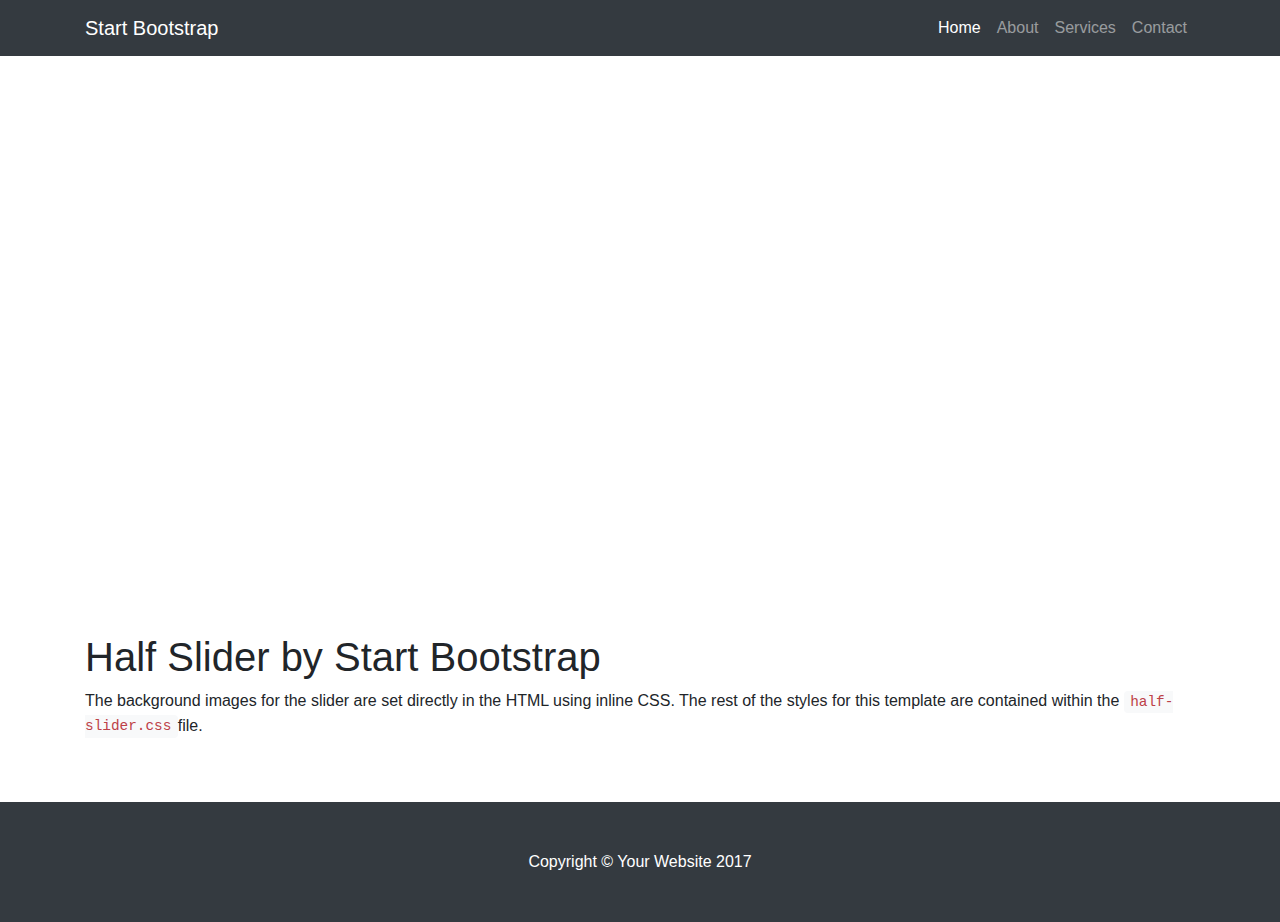
<file: startbootstrap-half-slider-master/index.html>
<!DOCTYPE html>
<html lang="en">

  <head>

    <meta charset="utf-8">
    <meta name="viewport" content="width=device-width, initial-scale=1, shrink-to-fit=no">
    <meta name="description" content="">
    <meta name="author" content="">

    <title>Half Slider - Start Bootstrap Template</title>

    <!-- Bootstrap core CSS -->
    <link href="vendor/bootstrap/css/bootstrap.min.css" rel="stylesheet">

    <!-- Custom styles for this template -->
    <link href="css/half-slider.css" rel="stylesheet">

  </head>

  <body>

    <!-- Navigation -->
    <nav class="navbar navbar-expand-lg navbar-dark bg-dark fixed-top">
      <div class="container">
        <a class="navbar-brand" href="#">Start Bootstrap</a>
        <button class="navbar-toggler" type="button" data-toggle="collapse" data-target="#navbarResponsive" aria-controls="navbarResponsive" aria-expanded="false" aria-label="Toggle navigation">
          <span class="navbar-toggler-icon"></span>
        </button>
        <div class="collapse navbar-collapse" id="navbarResponsive">
          <ul class="navbar-nav ml-auto">
            <li class="nav-item active">
              <a class="nav-link" href="#">Home
                <span class="sr-only">(current)</span>
              </a>
            </li>
            <li class="nav-item">
              <a class="nav-link" href="#">About</a>
            </li>
            <li class="nav-item">
              <a class="nav-link" href="#">Services</a>
            </li>
            <li class="nav-item">
              <a class="nav-link" href="#">Contact</a>
            </li>
          </ul>
        </div>
      </div>
    </nav>

    <header>
      <div id="carouselExampleIndicators" class="carousel slide" data-ride="carousel">
        <ol class="carousel-indicators">
          <li data-target="#carouselExampleIndicators" data-slide-to="0" class="active"></li>
          <li data-target="#carouselExampleIndicators" data-slide-to="1"></li>
          <li data-target="#carouselExampleIndicators" data-slide-to="2"></li>
        </ol>
        <div class="carousel-inner" role="listbox">
          <!-- Slide One - Set the background image for this slide in the line below -->
          <div class="carousel-item active" style="background-image: url('http://placehold.it/1900x1080')">
            <div class="carousel-caption d-none d-md-block">
              <h3>First Slide</h3>
              <p>This is a description for the first slide.</p>
            </div>
          </div>
          <!-- Slide Two - Set the background image for this slide in the line below -->
          <div class="carousel-item" style="background-image: url('http://placehold.it/1900x1080')">
            <div class="carousel-caption d-none d-md-block">
              <h3>Second Slide</h3>
              <p>This is a description for the second slide.</p>
            </div>
          </div>
          <!-- Slide Three - Set the background image for this slide in the line below -->
          <div class="carousel-item" style="background-image: url('http://placehold.it/1900x1080')">
            <div class="carousel-caption d-none d-md-block">
              <h3>Third Slide</h3>
              <p>This is a description for the third slide.</p>
            </div>
          </div>
        </div>
        <a class="carousel-control-prev" href="#carouselExampleIndicators" role="button" data-slide="prev">
          <span class="carousel-control-prev-icon" aria-hidden="true"></span>
          <span class="sr-only">Previous</span>
        </a>
        <a class="carousel-control-next" href="#carouselExampleIndicators" role="button" data-slide="next">
          <span class="carousel-control-next-icon" aria-hidden="true"></span>
          <span class="sr-only">Next</span>
        </a>
      </div>
    </header>

    <!-- Page Content -->
    <section class="py-5">
      <div class="container">
        <h1>Half Slider by Start Bootstrap</h1>
        <p>The background images for the slider are set directly in the HTML using inline CSS. The rest of the styles for this template are contained within the
          <code>half-slider.css</code>file.</p>
      </div>
    </section>

    <!-- Footer -->
    <footer class="py-5 bg-dark">
      <div class="container">
        <p class="m-0 text-center text-white">Copyright &copy; Your Website 2017</p>
      </div>
      <!-- /.container -->
    </footer>

    <!-- Bootstrap core JavaScript -->
    <script src="vendor/jquery/jquery.min.js"></script>
    <script src="vendor/bootstrap/js/bootstrap.bundle.min.js"></script>

  </body>

</html>
</file>
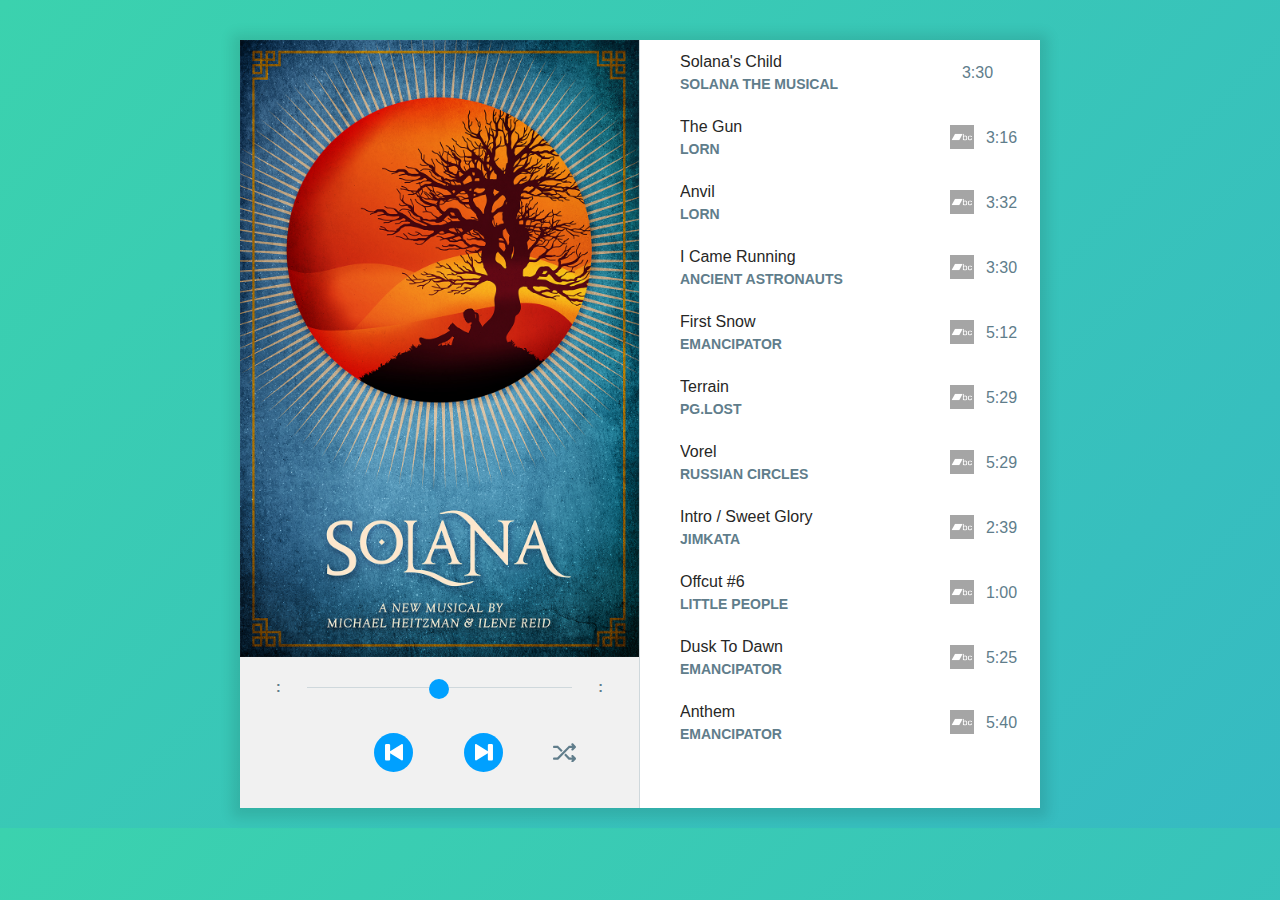
<file: Demo Page 2/amplitudejs-master/examples/blue-playlist/index.html>
<!DOCTYPE html>
<html>
	<head>
		<title>AmplitudeJS Testing</title>
		<!-- Include Resource Stylesheets -->
		<link rel="stylesheet" type="text/css" href="../resources/css/foundation.min.css"/>

		<!--
			Include Resource Javascript

			NOTE: These are for handling things outside of the scope of AmplitudeJS
		-->
		<script type="text/javascript" src="../resources/js/jquery.js"></script>
		<script type="text/javascript" src="../resources/js/foundation.min.js"></script>

		<!-- Include Amplitude JS -->
		<script type="text/javascript" src="../../dist/amplitude.js"></script>

		<!--
			Include UX functions JS

			NOTE: These are for handling things outside of the scope of AmplitudeJS
		-->
		<script type="text/javascript" src="js/functions.js"></script>

		<!-- Include Style Sheet -->
		<link rel="stylesheet" type="text/css" href="css/styles.css"/>
	</head>
	<body>
		<div class="row">
			<div class="large-8 medium-10 small-11 large-centered medium-centered small-centered columns" id="amplitude-player">
				<div class="row">
					<div class="large-6 medium-6 small-12 columns" id="amplitude-left">
						<img amplitude-song-info src = "Solana-black-FINAL-1000x1546.jpg" amplitude-main-song-info="true"/>
						<div id="player-left-bottom">
							<div id="time-container">
								<span class="current-time">
									<span class="amplitude-current-minutes" amplitude-main-current-minutes="true"></span>:<span class="amplitude-current-seconds" amplitude-main-current-seconds="true"></span>
								</span>
								<input type="range" class="amplitude-song-slider" amplitude-main-song-slider="true" step=".1"/>
								<span class="duration">
									<span class="amplitude-duration-minutes" amplitude-main-duration-minutes="true"></span>:<span class="amplitude-duration-seconds" amplitude-main-duration-seconds="true"></span>
								</span>
							</div>

							<div id="control-container">
								<div id="repeat-container">
									<div class="amplitude-repeat" id="repeat"></div>
								</div>

								<div id="central-control-container">
									<div id="central-controls">
										<div class="amplitude-prev" id="previous"></div>
										<div class="amplitude-play-pause" amplitude-main-play-pause="true" id="play-pause"></div>
										<div class="amplitude-next" id="next"></div>
									</div>
								</div>

								<div id="shuffle-container">
									<div class="amplitude-shuffle amplitude-shuffle-off" id="shuffle"></div>
								</div>
							</div>

							<div id="meta-container">
								<span amplitude-song-info="name" amplitude-main-song-info="true" class="song-name"></span>

								<div class="song-artist-album">
									<span amplitude-song-info="artist" amplitude-main-song-info="true"></span>
									<span amplitude-song-info="album" amplitude-main-song-info="true"></span>
								</div>
							</div>
						</div>
					</div>
					<div class="large-6 medium-6 small-12 columns" id="amplitude-right">
						<div class="song amplitude-song-container amplitude-play-pause" amplitude-song-index="0">
							<div class="song-now-playing-icon-container">
								<div class="play-button-container">

								</div>
								<img class="now-playing" src="img/now-playing.svg"/>
							</div>
							<div class="song-meta-data">
								<span class="song-title">Solana's Child</span>
								<span class="song-artist"> Solana the Musical</span>
							</div>
							<a href ="../../../../Demo Page/Solana Demo/01 Solana's Child.mp3"  class ="bandcamp-link" target="_blank">
							</a>
							<span class="song-duration">3:30</span>
						</div>
						<div class="song amplitude-song-container amplitude-play-pause" amplitude-song-index="1">
							<div class="song-now-playing-icon-container">
								<div class="play-button-container">

								</div>
								<img class="now-playing" src="img/now-playing.svg"/>
							</div>
							<div class="song-meta-data">
								<span class="song-title">The Gun</span>
								<span class="song-artist">Lorn</span>
							</div>
							<a href="https://lorn.bandcamp.com/" class="bandcamp-link" target="_blank">
								<img class="bandcamp-grey" src="img/bandcamp-grey.svg"/>
								<img class="bandcamp-white" src="img/bandcamp-white.svg"/>
							</a>
							<span class="song-duration">3:16</span>
						</div>
						<div class="song amplitude-song-container amplitude-play-pause" amplitude-song-index="2">
							<div class="song-now-playing-icon-container">
								<div class="play-button-container">

								</div>
								<img class="now-playing" src="img/now-playing.svg"/>
							</div>
							<div class="song-meta-data">
								<span class="song-title">Anvil</span>
								<span class="song-artist">Lorn</span>
							</div>
							<a href="https://lorn.bandcamp.com/" class="bandcamp-link" target="_blank">
								<img class="bandcamp-grey" src="img/bandcamp-grey.svg"/>
								<img class="bandcamp-white" src="img/bandcamp-white.svg"/>
							</a>
							<span class="song-duration">3:32</span>
						</div>
						<div class="song amplitude-song-container amplitude-play-pause" amplitude-song-index="3">
							<div class="song-now-playing-icon-container">
								<div class="play-button-container">

								</div>
								<img class="now-playing" src="img/now-playing.svg"/>
							</div>
							<div class="song-meta-data">
								<span class="song-title">I Came Running</span>
								<span class="song-artist">Ancient Astronauts</span>
							</div>
							<a href="https://switchstancerecordings.bandcamp.com/track/i-came-running" class="bandcamp-link" target="_blank">
								<img class="bandcamp-grey" src="img/bandcamp-grey.svg"/>
								<img class="bandcamp-white" src="img/bandcamp-white.svg"/>
							</a>
							<span class="song-duration">3:30</span>
						</div>
						<div class="song amplitude-song-container amplitude-play-pause" amplitude-song-index="4">
							<div class="song-now-playing-icon-container">
								<div class="play-button-container">

								</div>
								<img class="now-playing" src="img/now-playing.svg"/>
							</div>
							<div class="song-meta-data">
								<span class="song-title">First Snow</span>
								<span class="song-artist">Emancipator</span>
							</div>
							<a href="https://emancipator.bandcamp.com" class="bandcamp-link" target="_blank">
								<img class="bandcamp-grey" src="img/bandcamp-grey.svg"/>
								<img class="bandcamp-white" src="img/bandcamp-white.svg"/>
							</a>
							<span class="song-duration">5:12</span>
						</div>
						<div class="song amplitude-song-container amplitude-play-pause" amplitude-song-index="5">
							<div class="song-now-playing-icon-container">
								<div class="play-button-container">

								</div>
								<img class="now-playing" src="img/now-playing.svg"/>
							</div>
							<div class="song-meta-data">
								<span class="song-title">Terrain</span>
								<span class="song-artist">pg.lost</span>
							</div>
							<a href="https://pglost.bandcamp.com/track/terrain" class="bandcamp-link" target="_blank">
								<img class="bandcamp-grey" src="img/bandcamp-grey.svg"/>
								<img class="bandcamp-white" src="img/bandcamp-white.svg"/>
							</a>
							<span class="song-duration">5:29</span>
						</div>
						<div class="song amplitude-song-container amplitude-play-pause" amplitude-song-index="6">
							<div class="song-now-playing-icon-container">
								<div class="play-button-container">

								</div>
								<img class="now-playing" src="img/now-playing.svg"/>
							</div>
							<div class="song-meta-data">
								<span class="song-title">Vorel</span>
								<span class="song-artist">Russian Circles</span>
							</div>
							<a href="https://russiancircles.bandcamp.com/track/vorel" class="bandcamp-link" target="_blank">
								<img class="bandcamp-grey" src="img/bandcamp-grey.svg"/>
								<img class="bandcamp-white" src="img/bandcamp-white.svg"/>
							</a>
							<span class="song-duration">5:29</span>
						</div>
						<div class="song amplitude-song-container amplitude-play-pause" amplitude-song-index="7">
							<div class="song-now-playing-icon-container">
								<div class="play-button-container">

								</div>
								<img class="now-playing" src="img/now-playing.svg"/>
							</div>
							<div class="song-meta-data">
								<span class="song-title">Intro / Sweet Glory</span>
								<span class="song-artist">Jimkata</span>
							</div>
							<a href="http://jimkata.bandcamp.com/track/intro-sweet-glory" class="bandcamp-link" target="_blank">
								<img class="bandcamp-grey" src="img/bandcamp-grey.svg"/>
								<img class="bandcamp-white" src="img/bandcamp-white.svg"/>
							</a>
							<span class="song-duration">2:39</span>
						</div>
						<div class="song amplitude-song-container amplitude-play-pause" amplitude-song-index="8">
							<div class="song-now-playing-icon-container">
								<div class="play-button-container">

								</div>
								<img class="now-playing" src="img/now-playing.svg"/>
							</div>
							<div class="song-meta-data">
								<span class="song-title">Offcut #6</span>
								<span class="song-artist">Little People</span>
							</div>
							<a href="https://littlepeople.bandcamp.com/track/offcut-6" class="bandcamp-link" target="_blank">
								<img class="bandcamp-grey" src="img/bandcamp-grey.svg"/>
								<img class="bandcamp-white" src="img/bandcamp-white.svg"/>
							</a>
							<span class="song-duration">1:00</span>
						</div>
						<div class="song amplitude-song-container amplitude-play-pause" amplitude-song-index="9">
							<div class="song-now-playing-icon-container">
								<div class="play-button-container">

								</div>
								<img class="now-playing" src="img/now-playing.svg"/>
							</div>
							<div class="song-meta-data">
								<span class="song-title">Dusk To Dawn</span>
								<span class="song-artist">Emancipator</span>
							</div>
							<a href="https://emancipator.bandcamp.com/track/dusk-to-dawn-2" class="bandcamp-link" target="_blank">
								<img class="bandcamp-grey" src="img/bandcamp-grey.svg"/>
								<img class="bandcamp-white" src="img/bandcamp-white.svg"/>
							</a>
							<span class="song-duration">5:25</span>
						</div>
						<div class="song amplitude-song-container amplitude-play-pause" amplitude-song-index="10">
							<div class="song-now-playing-icon-container">
								<div class="play-button-container">

								</div>
								<img class="now-playing" src="img/now-playing.svg"/>
							</div>
							<div class="song-meta-data">
								<span class="song-title">Anthem</span>
								<span class="song-artist">Emancipator</span>
							</div>
							<a href="https://emancipator.bandcamp.com/track/anthem" class="bandcamp-link" target="_blank">
								<img class="bandcamp-grey" src="img/bandcamp-grey.svg"/>
								<img class="bandcamp-white" src="img/bandcamp-white.svg"/>
							</a>
							<span class="song-duration">5:40</span>
						</div>
					</div>
				</div>
			</div>
		</div>
	</body>
	<script type="text/javascript">
		Amplitude.init({
			"songs": [
				{
					"name": "Risin' High (feat Raashan Ahmad)",
					"artist": "Ancient Astronauts",
					"album": "We Are to Answer",
					"url": "../songs/Ancient Astronauts - Risin' High (feat Raashan Ahmad).mp3",
					"cover_art_url": "../album-art/we-are-to-answer.jpg"
				},
				{
					"name": "The Gun",
					"artist": "Lorn",
					"album": "Ask The Dust",
					"url": "../songs/08 The Gun.mp3",
					"cover_art_url": "../album-art/ask-the-dust.jpg"
				},
				{
					"name": "Anvil",
					"artist": "Lorn",
					"album": "Anvil",
					"url": "../songs/LORN - ANVIL.mp3",
					"cover_art_url": "../album-art/anvil.jpg"
				},
				{
					"name": "I Came Running",
					"artist": "Ancient Astronauts",
					"album": "We Are to Answer",
					"url": "../songs/ICameRunning-AncientAstronauts.mp3",
					"cover_art_url": "../album-art/we-are-to-answer.jpg"
				},
				{
					"name": "First Snow",
					"artist": "Emancipator",
					"album": "Soon It Will Be Cold Enough",
					"url": "../songs/FirstSnow-Emancipator.mp3",
					"cover_art_url": "../album-art/soon-it-will-be-cold-enough.jpg"
				},
				{
					"name": "Terrain",
					"artist": "pg.lost",
					"album": "Key",
					"url": "../songs/Terrain-pglost.mp3",
					"cover_art_url": "../album-art/key.jpg"
				},
				{
					"name": "Vorel",
					"artist": "Russian Circles",
					"album": "Guidance",
					"url": "../songs/Vorel-RussianCircles.mp3",
					"cover_art_url": "../album-art/guidance.jpg"
				},
				{
					"name": "Intro / Sweet Glory",
					"artist": "Jimkata",
					"album": "Die Digital",
					"url": "../songs/IntroSweetGlory-Jimkata.mp3",
					"cover_art_url": "../album-art/die-digital.jpg"
				},
				{
					"name": "Offcut #6",
					"artist": "Little People",
					"album": "We Are But Hunks of Wood Remixes",
					"url": "../songs/Offcut6-LittlePeople.mp3",
					"cover_art_url": "../album-art/we-are-but-hunks-of-wood.jpg"
				},
				{
					"name": "Dusk To Dawn",
					"artist": "Emancipator",
					"album": "Dusk To Dawn",
					"url": "../songs/DuskToDawn-Emancipator.mp3",
					"cover_art_url": "../album-art/from-dusk-to-dawn.jpg"
				},
				{
					"name": "Anthem",
					"artist": "Emancipator",
					"album": "Soon It Will Be Cold Enough",
					"url": "../songs/Anthem-Emancipator.mp3",
					"cover_art_url": "../album-art/soon-it-will-be-cold-enough.jpg"
				}
			]
		});

	</script>
</html>
</file>
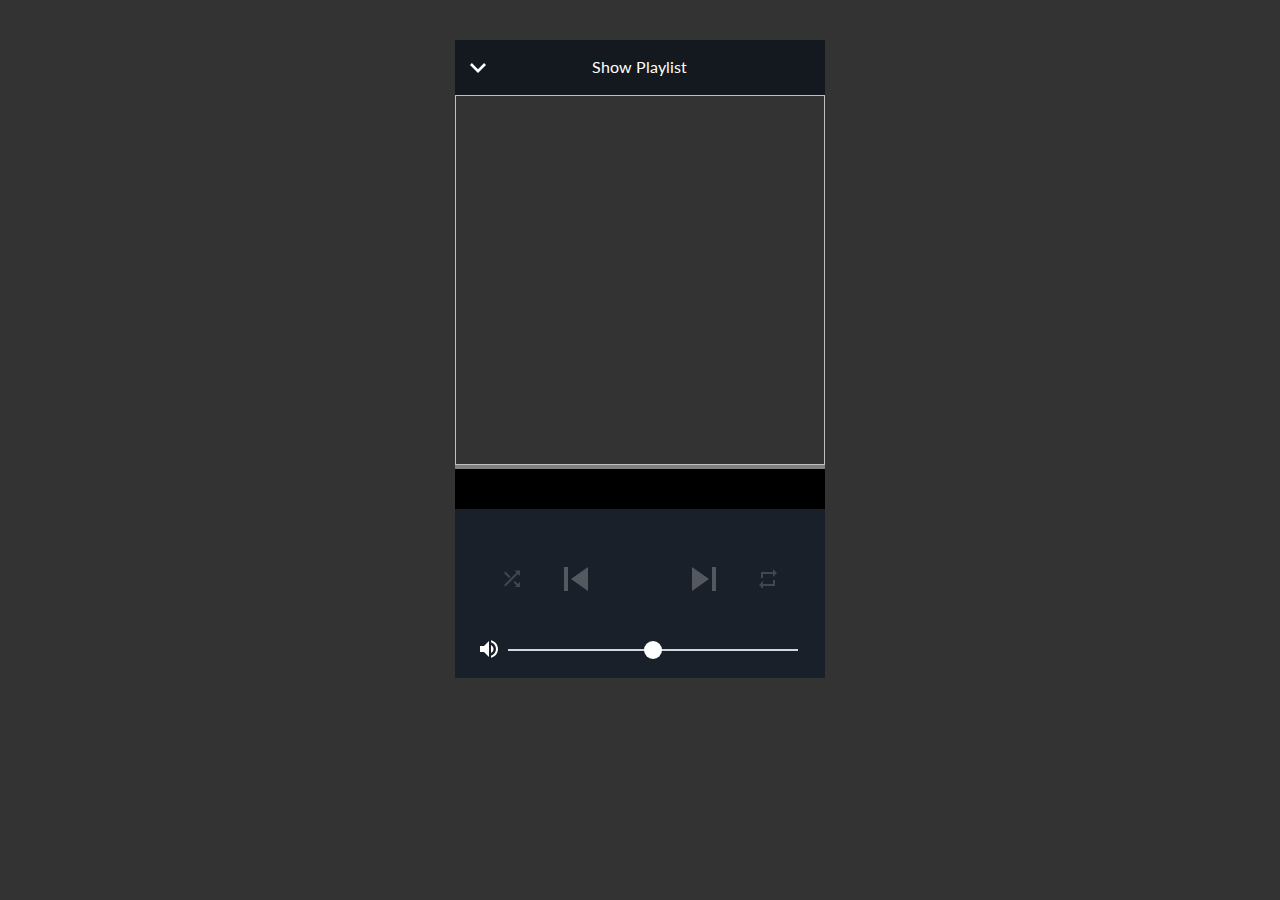
<file: Demo Page 2/amplitudejs-master/examples/flat-black/index.html>
<!DOCTYPE html>
<html>
  <head>
    <title>AmplitudeJS Testing</title>

    <!-- Include Resource Stylesheets -->
		<link rel="stylesheet" type="text/css" href="../resources/css/foundation.min.css"/>

    <!-- Include font -->
    <link href="https://fonts.googleapis.com/css?family=Lato:400,400i" rel="stylesheet">

		<!--
			Include Resource Javascript

			NOTE: These are for handling things outside of the scope of AmplitudeJS
		-->
		<script type="text/javascript" src="../resources/js/jquery.js"></script>
		<script type="text/javascript" src="../resources/js/foundation.min.js"></script>

		<!-- Include Amplitude JS -->
		<script type="text/javascript" src="../../dist/amplitude.js"></script>


		<!--
			Include UX functions JS

			NOTE: These are for handling things outside of the scope of AmplitudeJS
		-->
		<script type="text/javascript" src="js/functions.js"></script>

		<!-- Include Style Sheet -->
		<link rel="stylesheet" type="text/css" href="css/styles.css"/>
  </head>
  <body>
    <div class="row">
      <div class="large-4 medium-6 small-12 large-centered medium-centered columns">
        <div id="flat-black-player-container">
            <div id="list-screen" class="slide-in-top">

              <div id="list-screen-header" class="hide-playlist">
                <img id="up-arrow" src="img/up.svg"/>
                Hide Playlist
              </div>

              <div id="list">
                <div class="song amplitude-song-container amplitude-play-pause" amplitude-song-index="0">
                  <span class="song-number-now-playing">
                    <span class="number">1</span>
                    <img class="now-playing" src="img/now-playing.svg"/>
                  </span>

                  <div class="song-meta-container">
                    <span class="song-name">Risin' High (feat Raashan Ahmad)</span>
                    <span class="song-artist-album">Ancient Astronauts - We Are to Answer</span>
                  </div>

                  <span class="song-duration">
                    3:30
                  <span>
                </div>
                <div class="song amplitude-song-container amplitude-play-pause" amplitude-song-index="1">
                  <span class="song-number-now-playing">
                    <span class="number">2</span>
                    <img class="now-playing" src="img/now-playing.svg"/>
                  </span>

                  <div class="song-meta-container">
                    <span class="song-name">The Gun</span>
                    <span class="song-artist-album">Lorn - Ask The Dust</span>
                  </div>

                  <span class="song-duration">
                    3:16
                  <span>
                </div>
                <div class="song amplitude-song-container amplitude-play-pause" amplitude-song-index="2">
                  <span class="song-number-now-playing">
                    <span class="number">3</span>
                    <img class="now-playing" src="img/now-playing.svg"/>
                  </span>

                  <div class="song-meta-container">
                    <span class="song-name">Anvil</span>
                    <span class="song-artist-album">Lorn - Anvil</span>
                  </div>

                  <span class="song-duration">
                    3:32
                  <span>
                </div>
                <div class="song amplitude-song-container amplitude-play-pause" amplitude-song-index="3">
                  <span class="song-number-now-playing">
                    <span class="number">4</span>
                    <img class="now-playing" src="img/now-playing.svg"/>
                  </span>

                  <div class="song-meta-container">
                    <span class="song-name">I Came Running</span>
                    <span class="song-artist-album">Ancient Astronauts - We Are to Answer</span>
                  </div>

                  <span class="song-duration">
                    3:30
                  <span>
                </div>
                <div class="song amplitude-song-container amplitude-play-pause" amplitude-song-index="4">
                  <span class="song-number-now-playing">
                    <span class="number">5</span>
                    <img class="now-playing" src="img/now-playing.svg"/>
                  </span>

                  <div class="song-meta-container">
                    <span class="song-name">First Snow</span>
                    <span class="song-artist-album">Emancipator - Soon It Will Be Cold Enough</span>
                  </div>

                  <span class="song-duration">
                    5:12
                  <span>
                </div>
                <div class="song amplitude-song-container amplitude-play-pause" amplitude-song-index="5">
                  <span class="song-number-now-playing">
                    <span class="number">6</span>
                    <img class="now-playing" src="img/now-playing.svg"/>
                  </span>

                  <div class="song-meta-container">
                    <span class="song-name">Terrain</span>
                    <span class="song-artist-album">pgs.lost - Key</span>
                  </div>

                  <span class="song-duration">
                    5:29
                  <span>
                </div>
                <div class="song amplitude-song-container amplitude-play-pause" amplitude-song-index="6">
                  <span class="song-number-now-playing">
                    <span class="number">7</span>
                    <img class="now-playing" src="img/now-playing.svg"/>
                  </span>

                  <div class="song-meta-container">
                    <span class="song-name">Vorel</span>
                    <span class="song-artist-album">Russian Circles - Guidance</span>
                  </div>

                  <span class="song-duration">
                    5:29
                  <span>
                </div>
                <div class="song amplitude-song-container amplitude-play-pause" amplitude-song-index="7">
                  <span class="song-number-now-playing">
                    <span class="number">8</span>
                    <img class="now-playing" src="img/now-playing.svg"/>
                  </span>

                  <div class="song-meta-container">
                    <span class="song-name">Intro / Sweet Glory</span>
                    <span class="song-artist-album">Jimkata - Die Digital</span>
                  </div>

                  <span class="song-duration">
                    2:39
                  <span>
                </div>
                <div class="song amplitude-song-container amplitude-play-pause" amplitude-song-index="8">
                  <span class="song-number-now-playing">
                    <span class="number">9</span>
                    <img class="now-playing" src="img/now-playing.svg"/>
                  </span>

                  <div class="song-meta-container">
                    <span class="song-name">Offcut #6</span>
                    <span class="song-artist-album">Little People - We Are But Hunks of Wood Remixes</span>
                  </div>

                  <span class="song-duration">
                    1:00
                  <span>
                </div>
                <div class="song amplitude-song-container amplitude-play-pause" amplitude-song-index="9">
                  <span class="song-number-now-playing">
                    <span class="number">10</span>
                    <img class="now-playing" src="img/now-playing.svg"/>
                  </span>

                  <div class="song-meta-container">
                    <span class="song-name">Dusk To Dawn</span>
                    <span class="song-artist-album">Emancipator - Dusk To Dawn</span>
                  </div>

                  <span class="song-duration">
                    5:25
                  <span>
                </div>
                <div class="song amplitude-song-container amplitude-play-pause" amplitude-song-index="10">
                  <span class="song-number-now-playing">
                    <span class="number">11</span>
                    <img class="now-playing" src="img/now-playing.svg"/>
                  </span>

                  <div class="song-meta-container">
                    <span class="song-name">Anthem</span>
                    <span class="song-artist-album">Emancipator - Soon It Will Be Cold Enough</span>
                  </div>

                  <span class="song-duration">
                    5:40
                  <span>
                </div>
              </div>

              <div id="list-screen-footer">
                <div id="list-screen-meta-container">
                  <span amplitude-song-info="name" amplitude-main-song-info="true" class="song-name"></span>

                  <div class="song-artist-album">
                    <span amplitude-song-info="artist" amplitude-main-song-info="true"></span>
                  </div>
                </div>
                <div class="list-controls">
                  <div class="list-previous amplitude-prev"></div>
                  <div class="list-play-pause amplitude-play-pause" amplitude-main-play-pause="true"></div>
                  <div class="list-next amplitude-next"></div>
                </div>
              </div>
            </div>
            <div id="player-screen">
              <div class="player-header down-header">
                <img id="down" src="img/down.svg"/>
                Show Playlist
              </div>
              <div id="player-top">
                <img amplitude-song-info="cover_art_url" amplitude-main-song-info="true"/>
              </div>
              <div id="player-progress-bar-container">
                <progress id="song-played-progress" class="amplitude-song-played-progress" amplitude-main-song-played-progress="true"></progress>
                <progress id="song-buffered-progress" class="amplitude-buffered-progress" value="0"></progress>
              </div>
              <div id="player-middle">
                <div id="time-container">
                  <span class="amplitude-current-time time-container" amplitude-main-current-time="true"></span>
                  <span class="amplitude-duration-time time-container" amplitude-main-duration-time="true"></span>
                </div>
                <div id="meta-container">
                  <span amplitude-song-info="name" amplitude-main-song-info="true" class="song-name"></span>

                  <div class="song-artist-album">
                    <span amplitude-song-info="artist" amplitude-main-song-info="true"></span>
                  </div>
                </div>
              </div>
              <div id="player-bottom">
                <div id="control-container">

                  <div id="shuffle-container">
                    <div class="amplitude-shuffle amplitude-shuffle-off" id="shuffle"></div>
                  </div>

                  <div id="prev-container">
                    <div class="amplitude-prev" id="previous"></div>
                  </div>

                  <div id="play-pause-container">
                    <div class="amplitude-play-pause" amplitude-main-play-pause="true" id="play-pause"></div>
                  </div>

                  <div id="next-container">
                    <div class="amplitude-next" id="next"></div>
                  </div>

                  <div id="repeat-container">
                    <div class="amplitude-repeat" id="repeat"></div>
                  </div>

                </div>

                <div id="volume-container">
                  <img src="img/volume.svg"/><input type="range" class="amplitude-volume-slider" step=".1"/>
                </div>
              </div>
            </div>
          </div>
        </div>
      </div>
    </div>
  </body>
  <script type="text/javascript">
		Amplitude.init({
      "bindings": {
        37: 'prev',
        39: 'next',
        32: 'play_pause'
      },
			"songs": [
				{
					"name": "Risin' High (feat Raashan Ahmad)",
					"artist": "Ancient Astronauts",
					"album": "We Are to Answer",
					"url": "../songs/Ancient Astronauts - Risin' High (feat Raashan Ahmad).mp3",
					"cover_art_url": "../album-art/we-are-to-answer.jpg"
				},
				{
					"name": "The Gun",
					"artist": "Lorn",
					"album": "Ask The Dust",
					"url": "../songs/08 The Gun.mp3",
					"cover_art_url": "../album-art/ask-the-dust.jpg"
				},
				{
					"name": "Anvil",
					"artist": "Lorn",
					"album": "Anvil",
					"url": "../songs/LORN - ANVIL.mp3",
					"cover_art_url": "../album-art/anvil.jpg"
				},
				{
					"name": "I Came Running",
					"artist": "Ancient Astronauts",
					"album": "We Are to Answer",
					"url": "../songs/ICameRunning-AncientAstronauts.mp3",
					"cover_art_url": "../album-art/we-are-to-answer.jpg"
				},
				{
					"name": "First Snow",
					"artist": "Emancipator",
					"album": "Soon It Will Be Cold Enough",
					"url": "../songs/FirstSnow-Emancipator.mp3",
					"cover_art_url": "../album-art/soon-it-will-be-cold-enough.jpg"
				},
				{
					"name": "Terrain",
					"artist": "pg.lost",
					"album": "Key",
					"url": "../songs/Terrain-pglost.mp3",
					"cover_art_url": "../album-art/key.jpg"
				},
				{
					"name": "Vorel",
					"artist": "Russian Circles",
					"album": "Guidance",
					"url": "../songs/Vorel-RussianCircles.mp3",
					"cover_art_url": "../album-art/guidance.jpg"
				},
				{
					"name": "Intro / Sweet Glory",
					"artist": "Jimkata",
					"album": "Die Digital",
					"url": "../songs/IntroSweetGlory-Jimkata.mp3",
					"cover_art_url": "../album-art/die-digital.jpg"
				},
				{
					"name": "Offcut #6",
					"artist": "Little People",
					"album": "We Are But Hunks of Wood Remixes",
					"url": "../songs/Offcut6-LittlePeople.mp3",
					"cover_art_url": "../album-art/we-are-but-hunks-of-wood.jpg"
				},
				{
					"name": "Dusk To Dawn",
					"artist": "Emancipator",
					"album": "Dusk To Dawn",
					"url": "../songs/DuskToDawn-Emancipator.mp3",
					"cover_art_url": "../album-art/from-dusk-to-dawn.jpg"
				},
				{
					"name": "Anthem",
					"artist": "Emancipator",
					"album": "Soon It Will Be Cold Enough",
					"url": "../songs/Anthem-Emancipator.mp3",
					"cover_art_url": "../album-art/soon-it-will-be-cold-enough.jpg"
				}
			]
		});

	</script>
</html>
</file>
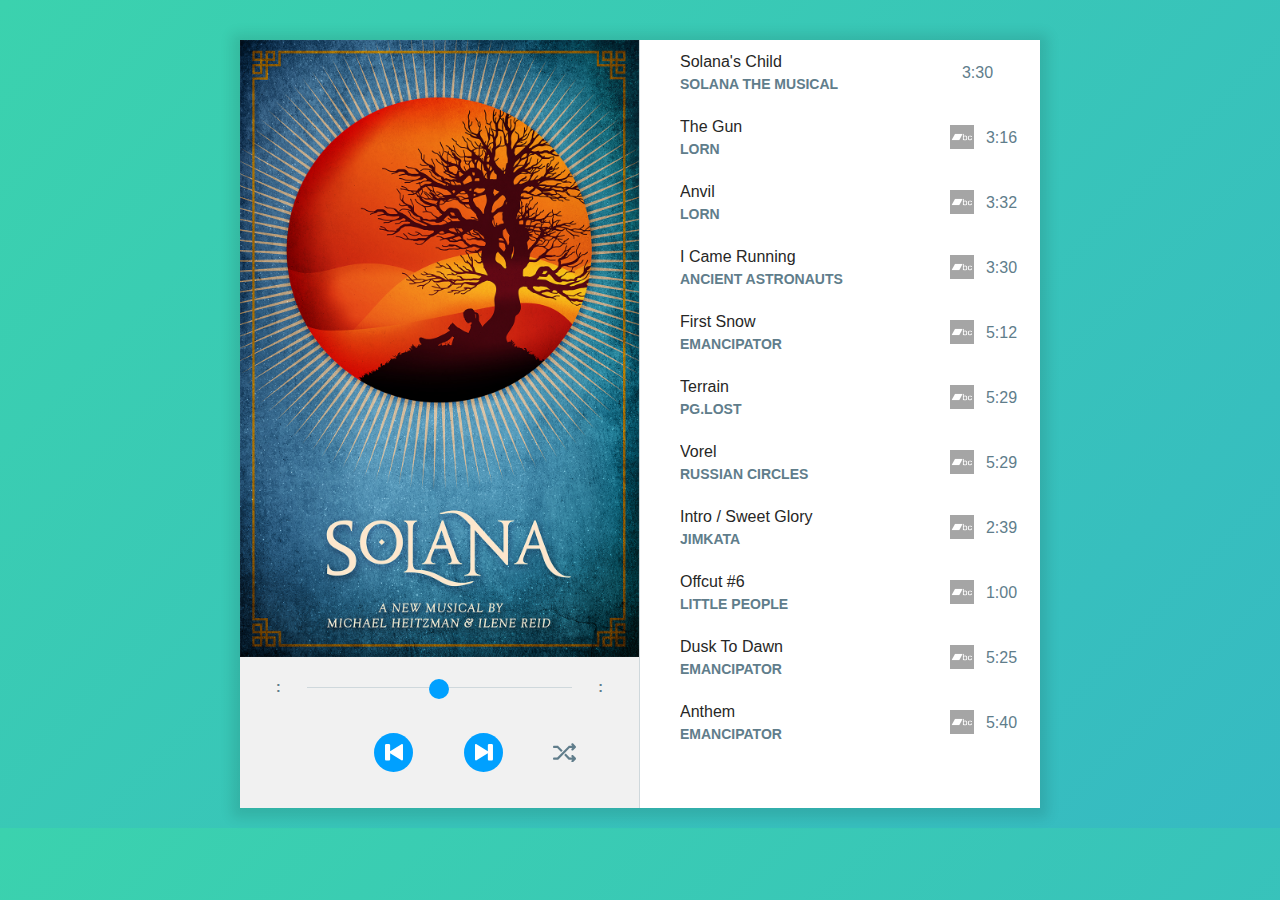
<file: iplayerndex.html>
<!DOCTYPE html>
<html>
	<head>
		<title>AmplitudeJS Testing</title>
		<!-- Include Resource Stylesheets -->
		<link rel="stylesheet" type="text/css" href="Demo Page 2/amplitudejs-master/examples/resources/css/foundation.min.css"/>

		<!--
			Include Resource Javascript

			NOTE: These are for handling things outside of the scope of AmplitudeJS
		-->
		<script type="text/javascript" src="Demo Page 2/amplitudejs-master/examples/resources/js/jquery.js"></script>
		<script type="text/javascript" src="Demo Page 2/amplitudejs-master/examples/resources/js/foundation.min.js"></script>

		<!-- Include Amplitude JS -->
		<script type="text/javascript" src="Demo Page 2/amplitudejs-master/dist/amplitude.js"></script>

		<!--
			Include UX functions JS

			NOTE: These are for handling things outside of the scope of AmplitudeJS
		-->
		<script type="text/javascript" src="Demo Page 2/amplitudejs-master/examples/blue-playlist/js/functions.js"></script>

		<!-- Include Style Sheet -->
		<link rel="stylesheet" type="text/css" href="Demo Page 2/amplitudejs-master/examples/blue-playlist/css/styles.css"/>
	</head>
	<body>
		<div class="row">
			<div class="large-8 medium-10 small-11 large-centered medium-centered small-centered columns" id="amplitude-player">
				<div class="row">
					<div class="large-6 medium-6 small-12 columns" id="amplitude-left">
						<img amplitude-song-info src = "Demo Page 2/amplitudejs-master/examples/blue-playlist/Solana-black-FINAL-1000x1546.jpg" amplitude-main-song-info="true"/>
						<div id="player-left-bottom">
							<div id="time-container">
								<span class="current-time">
									<span class="amplitude-current-minutes" amplitude-main-current-minutes="true"></span>:<span class="amplitude-current-seconds" amplitude-main-current-seconds="true"></span>
								</span>
								<input type="range" class="amplitude-song-slider" amplitude-main-song-slider="true" step=".1"/>
								<span class="duration">
									<span class="amplitude-duration-minutes" amplitude-main-duration-minutes="true"></span>:<span class="amplitude-duration-seconds" amplitude-main-duration-seconds="true"></span>
								</span>
							</div>

							<div id="control-container">
								<div id="repeat-container">
									<div class="amplitude-repeat" id="repeat"></div>
								</div>

								<div id="central-control-container">
									<div id="central-controls">
										<div class="amplitude-prev" id="previous"></div>
										<div class="amplitude-play-pause" amplitude-main-play-pause="true" id="play-pause"></div>
										<div class="amplitude-next" id="next"></div>
									</div>
								</div>

								<div id="shuffle-container">
									<div class="amplitude-shuffle amplitude-shuffle-off" id="shuffle"></div>
								</div>
							</div>

							<div id="meta-container">
								<span amplitude-song-info="name" amplitude-main-song-info="true" class="song-name"></span>

								<div class="song-artist-album">
									<span amplitude-song-info="artist" amplitude-main-song-info="true"></span>
									<span amplitude-song-info="album" amplitude-main-song-info="true"></span>
								</div>
							</div>
						</div>
					</div>
					<div class="large-6 medium-6 small-12 columns" id="amplitude-right">
						<div class="song amplitude-song-container amplitude-play-pause" amplitude-song-index="0">
							<div class="song-now-playing-icon-container">
								<div class="play-button-container">

								</div>
								<img class="now-playing" src="Demo Page 2/amplitudejs-master/examples/blue-playlist/img/now-playing.svg"/>
							</div>
							<div class="song-meta-data">
								<span class="song-title">Solana's Child</span>
								<span class="song-artist"> Solana the Musical</span>
							</div>
							<a href ="Demo Page/Solana Demo/01 Solana's Child.mp3"  class ="bandcamp-link" target="_blank">
							</a>
							<span class="song-duration">3:30</span>
						</div>
						<div class="song amplitude-song-container amplitude-play-pause" amplitude-song-index="1">
							<div class="song-now-playing-icon-container">
								<div class="play-button-container">

								</div>
								<img class="now-playing" src="Demo Page 2/amplitudejs-master/examples/blue-playlist/img/now-playing.svg"/>
							</div>
							<div class="song-meta-data">
								<span class="song-title">The Gun</span>
								<span class="song-artist">Lorn</span>
							</div>
							<a href="https://lorn.bandcamp.com/" class="bandcamp-link" target="_blank">
								<img class="bandcamp-grey" src="Demo Page 2/amplitudejs-master/examples/blue-playlist/img/bandcamp-grey.svg"/>
								<img class="bandcamp-white" src="Demo Page 2/amplitudejs-master/examples/blue-playlist/img/bandcamp-white.svg"/>
							</a>
							<span class="song-duration">3:16</span>
						</div>
						<div class="song amplitude-song-container amplitude-play-pause" amplitude-song-index="2">
							<div class="song-now-playing-icon-container">
								<div class="play-button-container">

								</div>
								<img class="now-playing" src="Demo Page 2/amplitudejs-master/examples/blue-playlist/img/now-playing.svg"/>
							</div>
							<div class="song-meta-data">
								<span class="song-title">Anvil</span>
								<span class="song-artist">Lorn</span>
							</div>
							<a href="https://lorn.bandcamp.com/" class="bandcamp-link" target="_blank">
								<img class="bandcamp-grey" src="Demo Page 2/amplitudejs-master/examples/blue-playlist/img/bandcamp-grey.svg"/>
								<img class="bandcamp-white" src="Demo Page 2/amplitudejs-master/examples/blue-playlist/img/bandcamp-white.svg"/>
							</a>
							<span class="song-duration">3:32</span>
						</div>
						<div class="song amplitude-song-container amplitude-play-pause" amplitude-song-index="3">
							<div class="song-now-playing-icon-container">
								<div class="play-button-container">

								</div>
								<img class="now-playing" src="Demo Page 2/amplitudejs-master/examples/blue-playlist/img/now-playing.svg"/>
							</div>
							<div class="song-meta-data">
								<span class="song-title">I Came Running</span>
								<span class="song-artist">Ancient Astronauts</span>
							</div>
							<a href="https://switchstancerecordings.bandcamp.com/track/i-came-running" class="bandcamp-link" target="_blank">
								<img class="bandcamp-grey" src="Demo Page 2/amplitudejs-master/examples/blue-playlist/img/bandcamp-grey.svg"/>
								<img class="bandcamp-white" src="Demo Page 2/amplitudejs-master/examples/blue-playlist/img/bandcamp-white.svg"/>
							</a>
							<span class="song-duration">3:30</span>
						</div>
						<div class="song amplitude-song-container amplitude-play-pause" amplitude-song-index="4">
							<div class="song-now-playing-icon-container">
								<div class="play-button-container">

								</div>
								<img class="now-playing" src="Demo Page 2/amplitudejs-master/examples/blue-playlist/img/now-playing.svg"/>
							</div>
							<div class="song-meta-data">
								<span class="song-title">First Snow</span>
								<span class="song-artist">Emancipator</span>
							</div>
							<a href="https://emancipator.bandcamp.com" class="bandcamp-link" target="_blank">
								<img class="bandcamp-grey" src="Demo Page 2/amplitudejs-master/examples/blue-playlist/img/bandcamp-grey.svg"/>
								<img class="bandcamp-white" src="Demo Page 2/amplitudejs-master/examples/blue-playlist/img/bandcamp-white.svg"/>
							</a>
							<span class="song-duration">5:12</span>
						</div>
						<div class="song amplitude-song-container amplitude-play-pause" amplitude-song-index="5">
							<div class="song-now-playing-icon-container">
								<div class="play-button-container">

								</div>
								<img class="now-playing" src="Demo Page 2/amplitudejs-master/examples/blue-playlist/img/now-playing.svg"/>
							</div>
							<div class="song-meta-data">
								<span class="song-title">Terrain</span>
								<span class="song-artist">pg.lost</span>
							</div>
							<a href="https://pglost.bandcamp.com/track/terrain" class="bandcamp-link" target="_blank">
								<img class="bandcamp-grey" src="Demo Page 2/amplitudejs-master/examples/blue-playlist/img/bandcamp-grey.svg"/>
								<img class="bandcamp-white" src="Demo Page 2/amplitudejs-master/examples/blue-playlist/img/bandcamp-white.svg"/>
							</a>
							<span class="song-duration">5:29</span>
						</div>
						<div class="song amplitude-song-container amplitude-play-pause" amplitude-song-index="6">
							<div class="song-now-playing-icon-container">
								<div class="play-button-container">

								</div>
								<img class="now-playing" src="Demo Page 2/amplitudejs-master/examples/blue-playlist/img/now-playing.svg"/>
							</div>
							<div class="song-meta-data">
								<span class="song-title">Vorel</span>
								<span class="song-artist">Russian Circles</span>
							</div>
							<a href="https://russiancircles.bandcamp.com/track/vorel" class="bandcamp-link" target="_blank">
								<img class="bandcamp-grey" src="Demo Page 2/amplitudejs-master/examples/blue-playlist/img/bandcamp-grey.svg"/>
								<img class="bandcamp-white" src="Demo Page 2/amplitudejs-master/examples/blue-playlist/img/bandcamp-white.svg"/>
							</a>
							<span class="song-duration">5:29</span>
						</div>
						<div class="song amplitude-song-container amplitude-play-pause" amplitude-song-index="7">
							<div class="song-now-playing-icon-container">
								<div class="play-button-container">

								</div>
								<img class="now-playing" src="Demo Page 2/amplitudejs-master/examples/blue-playlist/img/now-playing.svg"/>
							</div>
							<div class="song-meta-data">
								<span class="song-title">Intro / Sweet Glory</span>
								<span class="song-artist">Jimkata</span>
							</div>
							<a href="http://jimkata.bandcamp.com/track/intro-sweet-glory" class="bandcamp-link" target="_blank">
								<img class="bandcamp-grey" src="Demo Page 2/amplitudejs-master/examples/blue-playlist/img/bandcamp-grey.svg"/>
								<img class="bandcamp-white" src="Demo Page 2/amplitudejs-master/examples/blue-playlist/img/bandcamp-white.svg"/>
							</a>
							<span class="song-duration">2:39</span>
						</div>
						<div class="song amplitude-song-container amplitude-play-pause" amplitude-song-index="8">
							<div class="song-now-playing-icon-container">
								<div class="play-button-container">

								</div>
								<img class="now-playing" src="Demo Page 2/amplitudejs-master/examples/blue-playlist/img/now-playing.svg"/>
							</div>
							<div class="song-meta-data">
								<span class="song-title">Offcut #6</span>
								<span class="song-artist">Little People</span>
							</div>
							<a href="https://littlepeople.bandcamp.com/track/offcut-6" class="bandcamp-link" target="_blank">
								<img class="bandcamp-grey" src="Demo Page 2/amplitudejs-master/examples/blue-playlist/img/bandcamp-grey.svg"/>
								<img class="bandcamp-white" src="Demo Page 2/amplitudejs-master/examples/blue-playlist/img/bandcamp-white.svg"/>
							</a>
							<span class="song-duration">1:00</span>
						</div>
						<div class="song amplitude-song-container amplitude-play-pause" amplitude-song-index="9">
							<div class="song-now-playing-icon-container">
								<div class="play-button-container">

								</div>
								<img class="now-playing" src="Demo Page 2/amplitudejs-master/examples/blue-playlist/img/now-playing.svg"/>
							</div>
							<div class="song-meta-data">
								<span class="song-title">Dusk To Dawn</span>
								<span class="song-artist">Emancipator</span>
							</div>
							<a href="https://emancipator.bandcamp.com/track/dusk-to-dawn-2" class="bandcamp-link" target="_blank">
								<img class="bandcamp-grey" src="Demo Page 2/amplitudejs-master/examples/blue-playlist/img/bandcamp-grey.svg"/>
								<img class="bandcamp-white" src="Demo Page 2/amplitudejs-master/examples/blue-playlist/img/bandcamp-white.svg"/>
							</a>
							<span class="song-duration">5:25</span>
						</div>
						<div class="song amplitude-song-container amplitude-play-pause" amplitude-song-index="10">
							<div class="song-now-playing-icon-container">
								<div class="play-button-container">

								</div>
								<img class="now-playing" src="Demo Page 2/amplitudejs-master/examples/blue-playlist/img/now-playing.svg"/>
							</div>
							<div class="song-meta-data">
								<span class="song-title">Anthem</span>
								<span class="song-artist">Emancipator</span>
							</div>
							<a href="https://emancipator.bandcamp.com/track/anthem" class="bandcamp-link" target="_blank">
								<img class="bandcamp-grey" src="Demo Page 2/amplitudejs-master/examples/blue-playlist/img/bandcamp-grey.svg"/>
								<img class="bandcamp-white" src="Demo Page 2/amplitudejs-master/examples/blue-playlist/img/bandcamp-white.svg"/>
							</a>
							<span class="song-duration">5:40</span>
						</div>
					</div>
				</div>
			</div>
		</div>
	</body>
	<script type="text/javascript">
		Amplitude.init({
			"songs": [
				{
					"name": "Risin' High (feat Raashan Ahmad)",
					"artist": "Ancient Astronauts",
					"album": "We Are to Answer",
					"url": "../songs/Ancient Astronauts - Risin' High (feat Raashan Ahmad).mp3",
					"cover_art_url": "../album-art/we-are-to-answer.jpg"
				},
				{
					"name": "The Gun",
					"artist": "Lorn",
					"album": "Ask The Dust",
					"url": "../songs/08 The Gun.mp3",
					"cover_art_url": "../album-art/ask-the-dust.jpg"
				},
				{
					"name": "Anvil",
					"artist": "Lorn",
					"album": "Anvil",
					"url": "../songs/LORN - ANVIL.mp3",
					"cover_art_url": "../album-art/anvil.jpg"
				},
				{
					"name": "I Came Running",
					"artist": "Ancient Astronauts",
					"album": "We Are to Answer",
					"url": "../DemoPage/Solana Demo/01 Solana's Child.mp3",
					"cover_art_url": "../album-art/we-are-to-answer.jpg"
				},
				{
					"name": "First Snow",
					"artist": "Emancipator",
					"album": "Soon It Will Be Cold Enough",
					"url": "../songs/FirstSnow-Emancipator.mp3",
					"cover_art_url": "../album-art/soon-it-will-be-cold-enough.jpg"
				},
				{
					"name": "Terrain",
					"artist": "pg.lost",
					"album": "Key",
					"url": "https://www.dropbox.com/s/n9nn16ps8anasrj/01%20Solana%27s%20Child.mp3?dl=0",
					"cover_art_url": "../album-art/key.jpg"
				},
				{
					"name": "Vorel",
					"artist": "Russian Circles",
					"album": "Guidance",
					"url": "../songs/Vorel-RussianCircles.mp3",
					"cover_art_url": "../album-art/guidance.jpg"
				},
				{
					"name": "Intro / Sweet Glory",
					"artist": "Jimkata",
					"album": "Die Digital",
					"url": "../songs/IntroSweetGlory-Jimkata.mp3",
					"cover_art_url": "../album-art/die-digital.jpg"
				},
				{
					"name": "Offcut #6",
					"artist": "Little People",
					"album": "We Are But Hunks of Wood Remixes",
					"url": "../songs/Offcut6-LittlePeople.mp3",
					"cover_art_url": "../album-art/we-are-but-hunks-of-wood.jpg"
				},
				{
					"name": "Dusk To Dawn",
					"artist": "Emancipator",
					"album": "Dusk To Dawn",
					"url": "../songs/DuskToDawn-Emancipator.mp3",
					"cover_art_url": "../album-art/from-dusk-to-dawn.jpg"
				},
				{
					"name": "Anthem",
					"artist": "Emancipator",
					"album": "Soon It Will Be Cold Enough",
					"url": "../songs/Anthem-Emancipator.mp3",
					"cover_art_url": "../album-art/soon-it-will-be-cold-enough.jpg"
				}
			]
		});

	</script>
</html>
</file>
<file: Demo Page 2/amplitudejs-master/examples/blue-playlist/css/styles.css>
/* Set the body defaults */
body{
	background-image: -webkit-linear-gradient(316deg, #3BD2AE 0%, #36BAC2 100%);
    background-image: linear-gradient(-226deg, #3BD2AE 0%, #36BAC2 100%);
}

/* Player Styles */
div#amplitude-player{
	background: #FFFFFF;
	box-shadow: 0 2px 12px 8px rgba(0,0,0,0.10);
	margin-bottom: 20px;
	margin-top: 40px;
}

/* Player Left Styles */
div#amplitude-left{
	padding: 0px;
	border-right: 1px solid #CFD8DC;
}

div#amplitude-left img[amplitude-song-info="cover_art_url"]{
	width: 400px;
	height: 400px;
}

div#amplitude-left div#player-left-bottom{
	background-color: #F1F1F1;
	padding: 20px 10px;
}

div#amplitude-left div#player-left-bottom div#time-container span.current-time{
	color: #607D8B;
	font-size: 14px;
	font-weight: 700;
	float: left;
	width: 15%;
	text-align: center;
}

div#amplitude-left div#player-left-bottom div#time-container input[type=range].amplitude-song-slider{
	-webkit-appearance: none;
	width: 70%;
	float: left;
	margin-top: 10px;
}

@-moz-document url-prefix() { 
	div#amplitude-left div#player-left-bottom div#time-container input[type=range].amplitude-song-slider{
		margin-top: 0px;
	}
}

@supports (-ms-ime-align:auto) {
		div#amplitude-left div#player-left-bottom div#time-container input[type=range].amplitude-song-slider{
		margin-top: -4px;
		height: 30px;
	}
}

@media all and (-ms-high-contrast:none){
	*::-ms-backdrop, div#amplitude-left div#player-left-bottom div#time-container input[type=range].amplitude-song-slider { 
		margin-top: -8px;
	}
}

div#amplitude-left div#player-left-bottom div#time-container input[type=range].amplitude-song-slider:focus {
	outline: none;
}

div#amplitude-left div#player-left-bottom div#time-container input[type=range].amplitude-song-slider::-webkit-slider-runnable-track {
	width: 75%;
	height: 1px;
	cursor: pointer;
	animate: 0.2s;
	background: #CFD8DC;
}

div#amplitude-left div#player-left-bottom div#time-container input[type=range].amplitude-song-slider::-webkit-slider-thumb {
	height: 20px;
	width: 20px;
	border-radius: 10px;
	background: #00A0FF;
	cursor: pointer;
	margin-top: -8px;
	-webkit-appearance: none;
}

div#amplitude-left div#player-left-bottom div#time-container input[type=range].amplitude-song-slider:focus::-webkit-slider-runnable-track {
	background: #CFD8DC;
}

div#amplitude-left div#player-left-bottom div#time-container input[type=range].amplitude-song-slider::-moz-range-track {
	width: 100%;
	height: 1px;
	cursor: pointer;
	animate: 0.2s;
	background: #CFD8DC;
}

div#amplitude-left div#player-left-bottom div#time-container input[type=range].amplitude-song-slider::-moz-range-thumb {
	height: 20px;
	width: 20px;
	border-radius: 10px;
	background: #00A0FF;
	cursor: pointer;
	margin-top: -8px;
}

div#amplitude-left div#player-left-bottom div#time-container input[type=range].amplitude-song-slider::-ms-track {
	width: 100%;
	height: 1px;
	cursor: pointer;
	animate: 0.2s;
	background: #CFD8DC;
}

div#amplitude-left div#player-left-bottom div#time-container input[type=range].amplitude-song-slider::-ms-fill-lower {
	background: #CFD8DC;
	border-radius: 2.6px;
}

div#amplitude-left div#player-left-bottom div#time-container input[type=range].amplitude-song-slider::-ms-fill-upper {
	background: #CFD8DC;
	border-radius: 2.6px;
}

div#amplitude-left div#player-left-bottom div#time-container input[type=range].amplitude-song-slider::-ms-thumb {
	height: 20px;
	width: 20px;
	border-radius: 10px;
	background: #00A0FF;
	cursor: pointer;
	margin-top: 4px;
}

div#amplitude-left div#player-left-bottom div#time-container input[type=range].amplitude-song-slider:focus::-ms-fill-lower {
	background: #CFD8DC;
}

div#amplitude-left div#player-left-bottom div#time-container input[type=range].amplitude-song-slider:focus::-ms-fill-upper {
	background: #CFD8DC;
}

div#amplitude-left div#player-left-bottom div#time-container input[type=range].amplitude-song-slider::-ms-tooltip { 
	display: none; 
}

div#amplitude-left div#player-left-bottom div#time-container span.duration{
	color: #607D8B;
	font-size: 14px;
	font-weight: 700;
	float: left;
	width: 15%;
	text-align: center;
}

div#amplitude-left div#player-left-bottom div#time-container:after{
	content: "";
	display: table;
	clear: both;
}

div#amplitude-left div#player-left-bottom div#control-container{
	margin-top: 25px;
}
div#amplitude-left div#player-left-bottom div#control-container	div#repeat-container{
	width: 20%;
	float: left;
}

div#amplitude-left div#player-left-bottom div#control-container	div#repeat-container div#repeat{
	width: 24px;
	height: 19px;
	cursor: pointer;
	float: right;
	margin-top: 20px;
}

div#amplitude-left div#player-left-bottom div#control-container	div#repeat-container div#repeat.amplitude-repeat-off{
	background: url('../img/repeat-off.svg');
}

div#amplitude-left div#player-left-bottom div#control-container	div#repeat-container div#repeat.amplitude-repeat-on{
	background: url('../img/repeat-on.svg');
}

div#amplitude-left div#player-left-bottom div#control-container	div#central-control-container{
	width: 60%;
	float: left;
}

div#amplitude-left div#player-left-bottom div#control-container	div#central-control-container div#central-controls{
	width: 130px;
	margin: auto;
}

div#amplitude-left div#player-left-bottom div#control-container	div#central-control-container div#central-controls div#previous{
	display: inline-block;
	width: 40px;
	height: 40px;
	cursor: pointer;
	background: url('../img/prev.svg');
	background-repeat: no-repeat;
	float: left;
	margin-top: 10px;
	margin-right: -5px;
}

div#amplitude-left div#player-left-bottom div#control-container	div#central-control-container div#central-controls div#play-pause{
	display: inline-block;
	width: 60px;
	height: 60px;
	cursor: pointer;
	float: left;
}

div#amplitude-left div#player-left-bottom div#control-container	div#central-control-container div#central-controls div#play-pause.amplitude-paused{
	background: url('../img/play.svg');
}

div#amplitude-left div#player-left-bottom div#control-container	div#central-control-container div#central-controls div#play-pause.amplitude-playing{
	background: url('../img/pause.svg');
}

div#amplitude-left div#player-left-bottom div#control-container	div#central-control-container div#central-controls div#next{
	display: inline-block;
	width: 40px;
	height: 40px;
	cursor: pointer;
	background: url('../img/next.svg');
	background-repeat: no-repeat;
	float: left;
	margin-top: 10px;
	margin-left: -5px;
}

div#amplitude-left div#player-left-bottom div#control-container	div#shuffle-container{
	width: 20%;
	float: left;
}
div#amplitude-left div#player-left-bottom div#control-container	div#shuffle-container div#shuffle{
	width: 23px;
	height: 19px;
	cursor: pointer;
	float: left;
	margin-top: 20px;
}

div#amplitude-left div#player-left-bottom div#control-container	div#shuffle-container div#shuffle.amplitude-shuffle-off{
	background: url('../img/shuffle-off.svg');
}

div#amplitude-left div#player-left-bottom div#control-container	div#shuffle-container div#shuffle.amplitude-shuffle-on{
	background: url('../img/shuffle-on.svg');
}

div#amplitude-left div#player-left-bottom div#control-container:after{
	content: "";
	display: table;
	clear: both;
}

div#amplitude-left div#player-left-bottom div#meta-container{
	text-align: center;
	margin-top: 5px;
}

div#amplitude-left div#player-left-bottom div#meta-container span.song-name{
	display: block;
	color: #272726;
	font-size: 20px;
	font-family: 'Open Sans', sans-serif;
	white-space: nowrap;
	overflow: hidden;
	text-overflow: ellipsis;
}

div#amplitude-left div#player-left-bottom div#meta-container div.song-artist-album{
	color: #607D8B;
	font-size: 14px;
	font-weight: 700;
	text-transform: uppercase;
	font-family: 'Open Sans', sans-serif;
	white-space: nowrap;
	overflow: hidden;
	text-overflow: ellipsis;
}

div#amplitude-left div#player-left-bottom div#meta-container div.song-artist-album span{
	display: block;
}

/* Player right styles */
div#amplitude-right{
	padding: 0px;
	overflow-y: scroll;
}

div#amplitude-right	div.song{
	cursor: pointer;
	padding: 10px;
}

div#amplitude-right	div.song div.song-now-playing-icon-container{
	float: left;
	width: 20px;
	height: 20px;
	margin-right: 10px;
}
div#amplitude-right	div.song div.song-now-playing-icon-container img.now-playing{
	display: none;
	margin-top: 15px;
}
			
div#amplitude-right	div.song div.play-button-container{
	display: none;
	background: url('../img/list-play-light.png') no-repeat;
	width: 22px;
	height: 22px;
	margin-top: 10px;
}

div#amplitude-right	div.song div.play-button-container:hover{
	background: url('../img/list-play-hover.png') no-repeat;
}

div#amplitude-right	div.song.amplitude-active-song-container div.song-now-playing-icon-container img.now-playing{
	display: block;
}
div#amplitude-right	div.song.amplitude-active-song-container div.song-now-playing-icon-container:hover img.now-playing div.play-button-container{
	display: none;
}
div#amplitude-right	div.song div.song-meta-data{
	float: left;
	width: calc( 100% - 110px );
}
div#amplitude-right	div.song div.song-meta-data span.song-title{
	color: #272726;
	font-size: 16px;
	display: block;
	font-weight: 300;
	white-space: nowrap;
	overflow: hidden;
	text-overflow: ellipsis;
}
div#amplitude-right	div.song div.song-meta-data span.song-artist{
	color: #607D8B;
	font-size: 14px;
	font-weight: bold;
	text-transform: uppercase;
	display: block;
	white-space: nowrap;
	overflow: hidden;
	text-overflow: ellipsis;
}

div#amplitude-right	div.song img.bandcamp-grey{
	float: left;
	display: block;
	margin-top: 10px;
}
div#amplitude-right	div.song img.bandcamp-white{
	float: left;
	display: none;
	margin-top: 10px;
}
div#amplitude-right	div.song span.song-duration{
	float: left;
	width: 55px;
	text-align: center;
	line-height: 45px;
	color: #607D8B;
	font-size: 16px;
	font-weight: 500;
}

div#amplitude-right	div.song:after{
	content: "";
	display: table;
	clear: both;
}

/* Small only */
@media screen and (max-width: 39.9375em) {
	div#amplitude-player div#amplitude-left img[amplitude-song-info="cover_art_url"]{
		width: auto;
		height: auto;
	}
}

/* Medium and up */
@media screen and (min-width: 40em) {

}

/* Medium only */
@media screen and (min-width: 40em) and (max-width: 63.9375em) {

}

/* Large and up */
@media screen and (min-width: 64em) {

}

/* Large only */
@media screen and (min-width: 64em) and (max-width: 74.9375em) {

}
</file>
<file: Demo Page 2/amplitudejs-master/examples/flat-black/css/styles.css>
body{
  background-color: rgba(0,0,0,.8);
}

div#flat-black-player-container {
  position: relative;
  max-width: 400px;
  margin: auto;
}
div#flat-black-player-container div#list-screen {
  background-color: #141920;
  position: absolute;
  top: 0;
  right: 0;
  left: 0;
  bottom: 0;
  z-index: 9999;
  display: none;
}
div#flat-black-player-container div#list-screen div#list-screen-header {
  background-color: #141920;
  padding: 15px;
  text-align: center;
  height: 55px;
  position: relative;
  color: white;
  font-family: "Lato", sans-serif;
  cursor: pointer;
}
div#flat-black-player-container div#list-screen div#list-screen-header img#up-arrow {
  position: absolute;
  top: 23px;
  left: 15px;
  cursor: pointer;
}
div#flat-black-player-container div#list-screen div#list-screen-header span.list-active-song-name {
  color: #fff;
  line-height: 25px;
  font-size: 16px;
  font-family: "Lato", sans-serif;
  letter-spacing: 0.5px;
}
div#flat-black-player-container div#list-screen div#list {
  overflow-y: scroll;
}
div#flat-black-player-container div#list-screen div#list div.song {
  padding: 15px;
  background-color: #242b33;
  margin-bottom: 1px;
  cursor: pointer;
  line-height: 24px;
}
div#flat-black-player-container div#list-screen div#list div.song span.song-number-now-playing {
  display: inline-block;
  width: 24px;
  text-align: center;
}
div#flat-black-player-container div#list-screen div#list div.song span.song-number-now-playing span.number {
  opacity: 0.5;
  font-family: "Lato", sans-serif;
  font-size: 14px;
  color: #fff;
  letter-spacing: 0.5px;
}
div#flat-black-player-container div#list-screen div#list div.song span.song-number-now-playing img.now-playing {
  display: none;
}
div#flat-black-player-container div#list-screen div#list div.song.amplitude-active-song-container {
  background-color: #30363e;
}
div#flat-black-player-container div#list-screen div#list div.song.amplitude-active-song-container span.song-number-now-playing img.now-playing {
  display: inline-block;
}
div#flat-black-player-container div#list-screen div#list div.song.amplitude-active-song-container span.song-number-now-playing span.number {
  display: none;
}
div#flat-black-player-container div#list-screen div#list div.song div.song-meta-container {
  display: inline-block;
  margin-left: 8px;
  vertical-align: middle;
  width: calc(100% - 80px);
}
div#flat-black-player-container div#list-screen div#list div.song div.song-meta-container span.song-name {
  font-family: "Lato", sans-serif;
  font-size: 14px;
  line-height: 16px;
  color: #55b560;
  letter-spacing: 0.47px;
  display: block;
}
div#flat-black-player-container div#list-screen div#list div.song span.song-duration {
  display: inline-block;
  opacity: 0.5;
  font-family: 'Lato', sans-serif;
  font-size: 14px;
  color: #fff;
  letter-spacing: 0.5px;
  width: 35px;
  text-align: center;
}
div#flat-black-player-container div#list-screen div#list div.song span.song-artist-album {
  color: #5277b0;
}
div#flat-black-player-container div#list-screen div#list div.song div.song-meta-container span.song-artist-album {
  font-family: "Lato", sans-serif;
  font-size: 12px;
  line-height: 14px;
  color: #fff;
  letter-spacing: 0.47px;
  display: block;
}
div#flat-black-player-container div#list-screen div#list-screen-footer {
  height: 80px;
  padding: 15px;
}
div#flat-black-player-container div#list-screen div#list-screen-footer div#list-screen-meta-container {
  width: calc(100% - 123px);
  float: left;
}
div#flat-black-player-container div#list-screen div#list-screen-footer div#list-screen-meta-container span.song-name {
  font-family: "Lato", sans-serif;
  font-size: 16px;
  color: #fff;
  letter-spacing: 0.5px;
  line-height: 24px;
}
div#flat-black-player-container div#list-screen div#list-screen-footer div#list-screen-meta-container div.song-artist-album {
  opacity: 0.5;
  font-family: "Lato", sans-serif;
  font-size: 14px;
  color: #fff;
  letter-spacing: 0.5px;
  line-height: 16px;
}
div#flat-black-player-container div#list-screen div#list-screen-footer div.list-controls {
  width: 90px;
  float: right;
  margin-top: 8px;
}
div#flat-black-player-container div#list-screen div#list-screen-footer div.list-controls div.list-previous {
  cursor: pointer;
  width: 15px;
  height: 17px;
  background-image: url('../img/small-previous.svg');
  background-repeat: no-repeat;
  float: left;
  margin-right: 15px;
  margin-top: 4px;
}
div#flat-black-player-container div#list-screen div#list-screen-footer div.list-controls div.list-play-pause {
  cursor: pointer;
  width: 17px;
  height: 24px;
  background-repeat: no-repeat;
  float: left;
}
div#flat-black-player-container div#list-screen div#list-screen-footer div.list-controls div.list-play-pause.amplitude-playing {
  background-image: url('../img/small-pause.svg');
}
div#flat-black-player-container div#list-screen div#list-screen-footer div.list-controls div.list-play-pause.amplitude-paused {
  background-image: url('../img/small-play.svg');
}
div#flat-black-player-container div#list-screen div#list-screen-footer div.list-controls div.list-next {
  cursor: pointer;
  width: 15px;
  height: 17px;
  background-image: url('../img/small-next.svg');
  background-repeat: no-repeat;
  float: left;
  margin-left: 15px;
  margin-top: 4px;
}
div#flat-black-player-container div.player-header {
  background-color: #141920;
  padding: 15px;
  text-align: center;
  height: 55px;
  position: relative;
  margin-top: 40px;
  cursor: pointer;
  color: white;
  font-family: "Lato", sans-serif;
}
div#flat-black-player-container div.player-header img#down {
  position: absolute;
  top: 23px;
  left: 15px;
  cursor: pointer;
}
div#flat-black-player-container div#player-top {
  position: relative;
}
div#flat-black-player-container div#player-top img[amplitude-main-song-info="true"] {
  width: 100%;
  height: 370px;
}
div#flat-black-player-container div#player-progress-bar-container {
  width: 100%;
  height: 4px;
  background-color: #000;
  position: relative;
}
div#flat-black-player-container div#player-progress-bar-container progress#song-played-progress {
  width: 100%;
  -webkit-appearance: none;
  -moz-appearance: none;
  appearance: none;
  height: 4px;
  display: block;
  position: absolute;
  top: 0;
  right: 0;
  left: 0;
  bottom: 0;
  z-index: 9;
  border: none;
  cursor: pointer;
  background: transparent;
}
div#flat-black-player-container div#player-progress-bar-container progress#song-played-progress[value]::-webkit-progress-bar {
  background: none;
}
div#flat-black-player-container div#player-progress-bar-container progress#song-played-progress[value]::-webkit-progress-value {
  background: white;
}
div#flat-black-player-container div#player-progress-bar-container progress#song-played-progress[value]::-moz-progress-bar {
  background: white;
}
div#flat-black-player-container div#player-progress-bar-container progress#song-buffered-progress {
  width: 100%;
  -webkit-appearance: none;
  -moz-appearance: none;
  appearance: none;
  height: 4px;
  display: block;
  position: absolute;
  top: 0;
  right: 0;
  left: 0;
  bottom: 0;
  z-index: 2;
  border: none;
  background: transparent;
}
div#flat-black-player-container div#player-progress-bar-container progress#song-buffered-progress[value]::-webkit-progress-bar {
  background: none;
}
div#flat-black-player-container div#player-progress-bar-container progress#song-buffered-progress[value]::-webkit-progress-value {
  background-color: rgba(255, 255, 255, .5);
  transition: width 0.1s ease;
}
div#flat-black-player-container div#player-progress-bar-container progress#song-buffered-progress[value]::-moz-progress-bar {
  background: rgba(255, 255, 255, .5);
}
div#flat-black-player-container div#player-middle {
  background-color: #000;
  padding-left: 15px;
  padding-right: 15px;
  padding-top: 20px;
  padding-bottom: 20px;
  text-align: center;
  position: relative;
}
div#flat-black-player-container div#player-middle div#time-container {
  color: white;
  width: 100%;
  background-color: #000;
  font-size: 14px;
  font-weight: bold;
}
div#flat-black-player-container div#player-middle div#time-container span.amplitude-duration-time {
  position: absolute;
  top: 0px;
  right: 5px;
}
div#flat-black-player-container div#player-middle div#time-container span.amplitude-current-time {
  position: absolute;
  top: 0px;
  left: 5px;
}
div#flat-black-player-container div#player-middle span.song-name {
  font-family: Lato, sans-serif;
  font-size: 16px;
  color: #fff;
  letter-spacing: 0.5px;
  line-height: 24px;
  display: block;
}
div#flat-black-player-container div#player-middle div.song-artist-album {
  /* Coldplay - Ghost Sto: */
  opacity: 0.5;
  font-family: Lato, sans-serif;
  font-size: 14px;
  color: #fff;
  letter-spacing: 0.5px;
  line-height: 16px;
}
div#flat-black-player-container div#player-bottom {
  background-color: #192029;
  padding-left: 25px;
  padding-right: 25px;
}
div#flat-black-player-container div#player-bottom div#control-container {
  height: 140px;
  padding-top: 40px;
  padding-bottom: 40px;
}
div#flat-black-player-container div#player-bottom div#control-container div#shuffle-container {
  float: left;
  width: 20%;
  height: 60px;
  padding-top: 21px;
}
div#flat-black-player-container div#player-bottom div#control-container div#shuffle-container div#shuffle {
  width: 16px;
  height: 17px;
  cursor: pointer;
  margin: auto;
  opacity: 0.7;
}
div#flat-black-player-container div#player-bottom div#control-container div#shuffle-container div#shuffle.amplitude-shuffle-off {
  background: url('../img/shuffle.svg');
}
div#flat-black-player-container div#player-bottom div#control-container div#shuffle-container div#shuffle.amplitude-shuffle-off:hover {
  background: url('../img/shuffle-on.svg');
  opacity: 0.8;
}
div#flat-black-player-container div#player-bottom div#control-container div#shuffle-container div#shuffle.amplitude-shuffle-on {
  background: url('../img/shuffle-on.svg');
  opacity: 1;
}
div#flat-black-player-container div#player-bottom div#control-container div#shuffle-container div#shuffle.amplitude-shuffle-on:hover {
  opacity: 1;
}
div#flat-black-player-container div#player-bottom div#control-container div#prev-container {
  width: 20%;
  float: left;
  height: 60px;
  padding-top: 18px;
}
div#flat-black-player-container div#player-bottom div#control-container div#prev-container div#previous {
  background: url('../img/previous.svg');
  width: 24px;
  height: 24px;
  cursor: pointer;
  margin: auto;
}
div#flat-black-player-container div#player-bottom div#control-container div#prev-container div#previous:hover {
  background: url('../img/previous-hover.svg');
}
div#flat-black-player-container div#player-bottom div#control-container div#play-pause-container {
  width: 20%;
  float: left;
  height: 60px;
}
div#flat-black-player-container div#player-bottom div#control-container div#play-pause-container div#play-pause {
  width: 60px;
  height: 60px;
  cursor: pointer;
  margin: auto;
}
div#flat-black-player-container div#player-bottom div#control-container div#play-pause-container div#play-pause.amplitude-playing {
  background: url('../img/pause.svg');
}
div#flat-black-player-container div#player-bottom div#control-container div#play-pause-container div#play-pause.amplitude-paused {
  background: url('../img/play.svg');
}
div#flat-black-player-container div#player-bottom div#control-container div#next-container {
  width: 20%;
  float: left;
  height: 60px;
  padding-top: 18px;
}
div#flat-black-player-container div#player-bottom div#control-container div#next-container div#next {
  background: url('../img/next.svg');
  width: 24px;
  height: 24px;
  cursor: pointer;
  margin: auto;
}
div#flat-black-player-container div#player-bottom div#control-container div#next-container div#next:hover {
  background: url('../img/next-hover.svg');
}
div#flat-black-player-container div#player-bottom div#control-container div#repeat-container {
  float: left;
  width: 20%;
  height: 60px;
  padding-top: 20px;
}
div#flat-black-player-container div#player-bottom div#control-container div#repeat-container div#repeat {
  background: url('../img/repeat.svg');
  width: 18px;
  height: 20px;
  cursor: pointer;
  margin: auto;
  opacity: 0.7;
}
div#flat-black-player-container div#player-bottom div#control-container div#repeat-container div#repeat:hover {
  background: url('../img/repeat-on.svg');
  opacity: 0.8;
}
div#flat-black-player-container div#player-bottom div#control-container div#repeat-container div#repeat.amplitude-repeat-on {
  background: url('../img/repeat-on.svg');
  opacity: 1;
}
div#flat-black-player-container div#player-bottom div#control-container div#repeat-container div#repeat.amplitude-repeat-on:hover {
  opacity: 1;
}
div#flat-black-player-container div#player-bottom div#control-container::after {
  content: "";
  display: table;
  clear: both;
}
div#flat-black-player-container div#player-bottom div#volume-container {
  padding-bottom: 20px;
  text-align: center;
  /*
   IE 11
   */
}
div#flat-black-player-container div#player-bottom div#volume-container img {
  display: block;
  float: left;
  margin-top: -9px;
}
div#flat-black-player-container div#player-bottom div#volume-container input[type="range"].amplitude-volume-slider {
  width: calc(100% - 30px);
  -webkit-appearance: none;
  display: block;
  margin-left: 10px;
  float: left;
}
@-moz-document url-prefix() {
  div#flat-black-player-container div#player-bottom div#volume-container input[type="range"].amplitude-volume-slider {
    margin-top: 0px;
  }
}
@supports (-ms-ime-align:auto) {
  div#flat-black-player-container div#player-bottom div#volume-container input[type="range"].amplitude-volume-slider {
    margin-top: -4px;
    height: 30px;
    background-color: #192029 !important;
  }
}
@media all and (-ms-high-contrast: none) {
  div#flat-black-player-container div#player-bottom div#volume-container *::-ms-backdrop, div#flat-black-player-container div#player-bottom div#volume-container input[type="range"].amplitude-volume-slider {
    margin-top: -8px;
    background-color: #192029 !important;
    background: #192029 !important;
  }
}
div#flat-black-player-container div#player-bottom div#volume-container input[type="range"].amplitude-volume-slider:focus {
  outline: none;
}
div#flat-black-player-container div#player-bottom div#volume-container input[type="range"].amplitude-volume-slider::-webkit-slider-runnable-track {
  width: 75%;
  height: 2px;
  cursor: pointer;
  animate: 0.2s;
  background: #cfd8dc;
}
div#flat-black-player-container div#player-bottom div#volume-container input[type="range"].amplitude-volume-slider::-webkit-slider-thumb {
  height: 18px;
  width: 18px;
  background-color: white;
  cursor: pointer;
  margin-top: -8px;
  -webkit-appearance: none;
  border-radius: 20px;
}
div#flat-black-player-container div#player-bottom div#volume-container input[type="range"].amplitude-volume-slider:focus::-webkit-slider-runnable-track {
  background: #cfd8dc;
}
div#flat-black-player-container div#player-bottom div#volume-container input[type="range"].amplitude-volume-slider::-moz-range-track {
  width: 100%;
  height: 1px;
  cursor: pointer;
  animate: 0.2s;
  background: #cfd8dc;
}
div#flat-black-player-container div#player-bottom div#volume-container input[type="range"].amplitude-volume-slider::-moz-range-thumb {
  height: 18px;
  width: 18px;
  background-color: white;
  cursor: pointer;
  margin-top: -8px;
  -webkit-appearance: none;
  border-radius: 20px;
}
div#flat-black-player-container div#player-bottom div#volume-container input[type="range"].amplitude-volume-slider::-ms-track {
  width: 100%;
  height: 2px;
  cursor: pointer;
  animate: 0.2s;
  background: #cfd8dc;
  border-width: 15px 0;
  color: transparent;
  border-color: #192029;
}
div#flat-black-player-container div#player-bottom div#volume-container input[type="range"].amplitude-volume-slider::-ms-fill-lower {
  background: transparent;
  border-radius: 2.6px;
}
div#flat-black-player-container div#player-bottom div#volume-container input[type="range"].amplitude-volume-slider::-ms-fill-upper {
  background: transparent;
  border-radius: 2.6px;
}
div#flat-black-player-container div#player-bottom div#volume-container input[type="range"].amplitude-volume-slider::-ms-thumb {
  height: 18px;
  width: 18px;
  background-color: white;
  cursor: pointer;
  margin-top: 0px;
  border: 20px;
}
div#flat-black-player-container div#player-bottom div#volume-container input[type="range"].amplitude-volume-slider:focus::-ms-fill-lower {
  background: #cfd8dc;
}
div#flat-black-player-container div#player-bottom div#volume-container input[type="range"].amplitude-volume-slider::-ms-fill-upper {
  background: #cfd8dc;
}
div#flat-black-player-container div#player-bottom div#volume-container input[type="range"].amplitude-volume-slider::-ms-tooltip {
  display: none;
}
div#flat-black-player-container div#player-bottom div#volume-container:after {
  content: "";
  display: table;
  clear: both;
}
</file>
<file: startbootstrap-half-slider-master/css/half-slider.css>
/*!
 * Start Bootstrap - Half Slider (https://startbootstrap.com/template-overviews/half-slider)
 * Copyright 2013-2017 Start Bootstrap
 * Licensed under MIT (https://github.com/BlackrockDigital/startbootstrap-half-slider/blob/master/LICENSE)
 */

.carousel-item {
  height: 65vh;
  min-height: 300px;
  background: no-repeat center center scroll;
  -webkit-background-size: cover;
  -moz-background-size: cover;
  -o-background-size: cover;
  background-size: cover;
}
</file>
